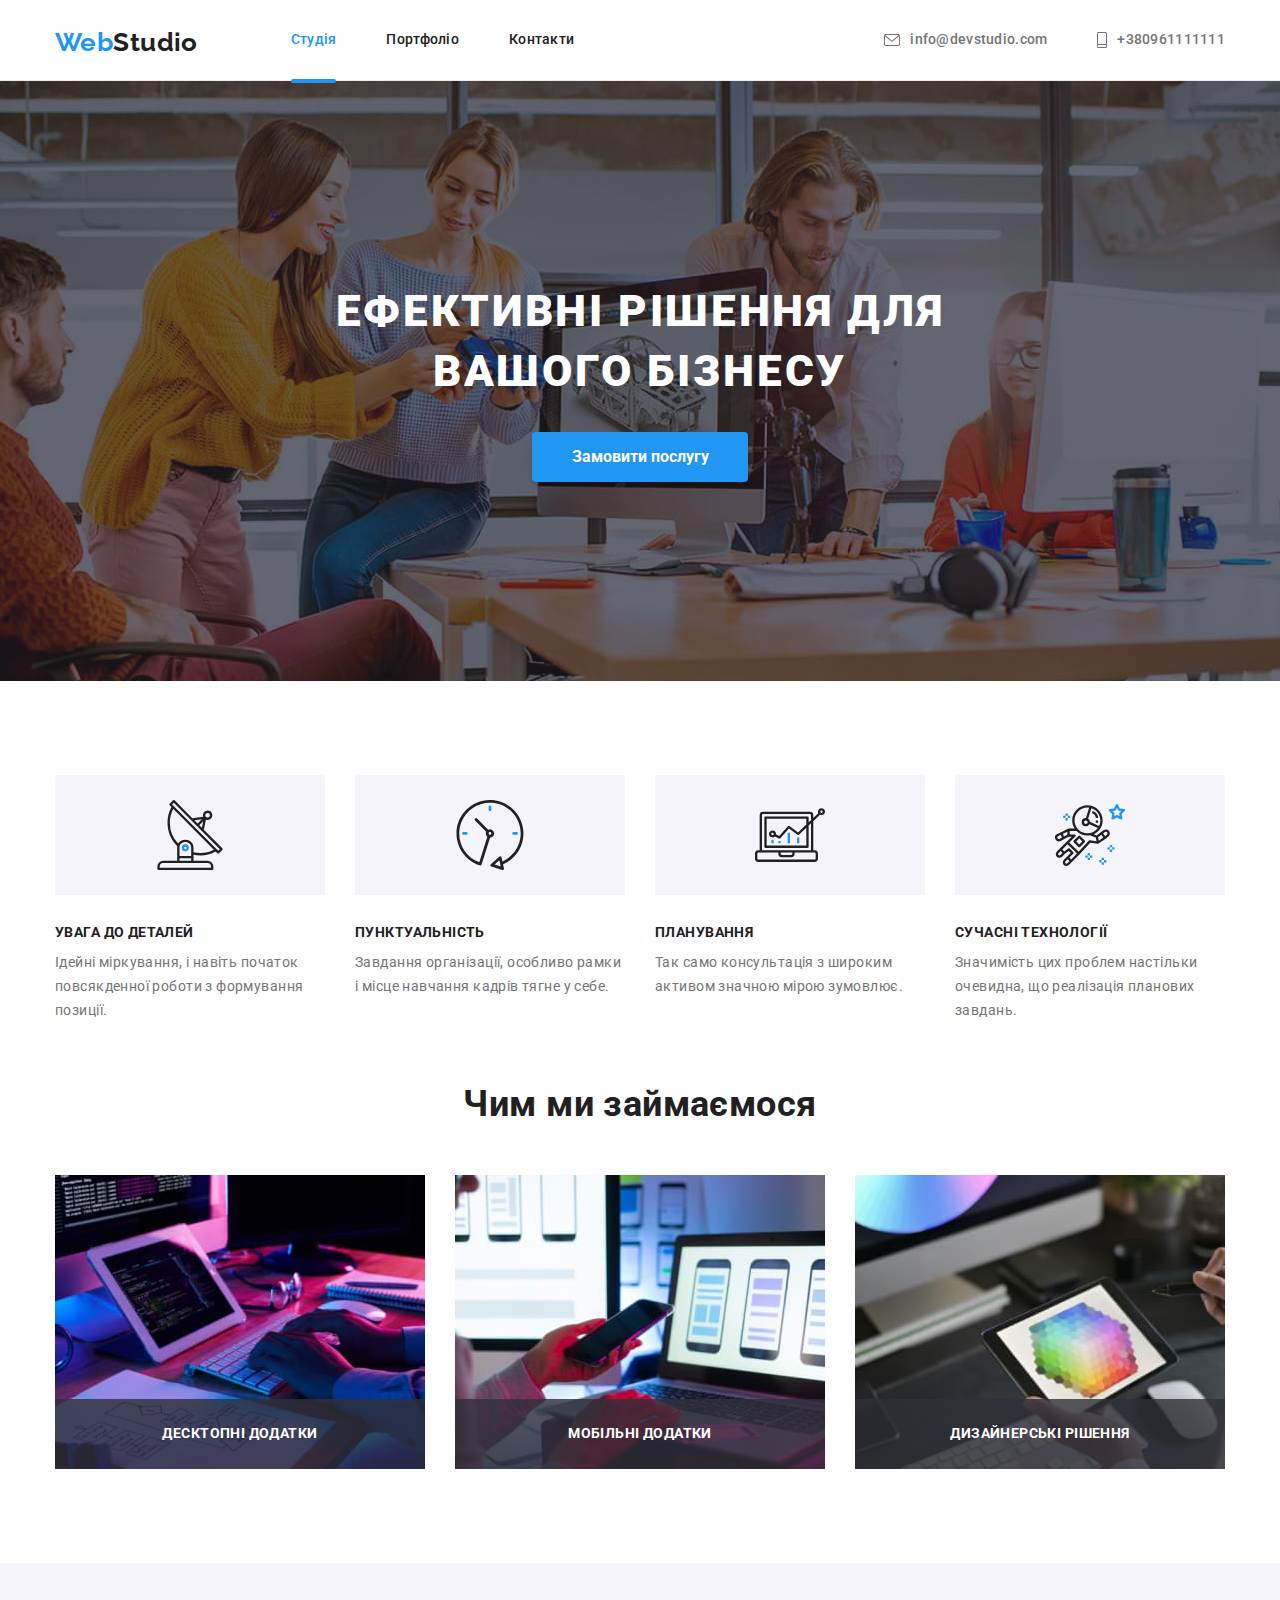
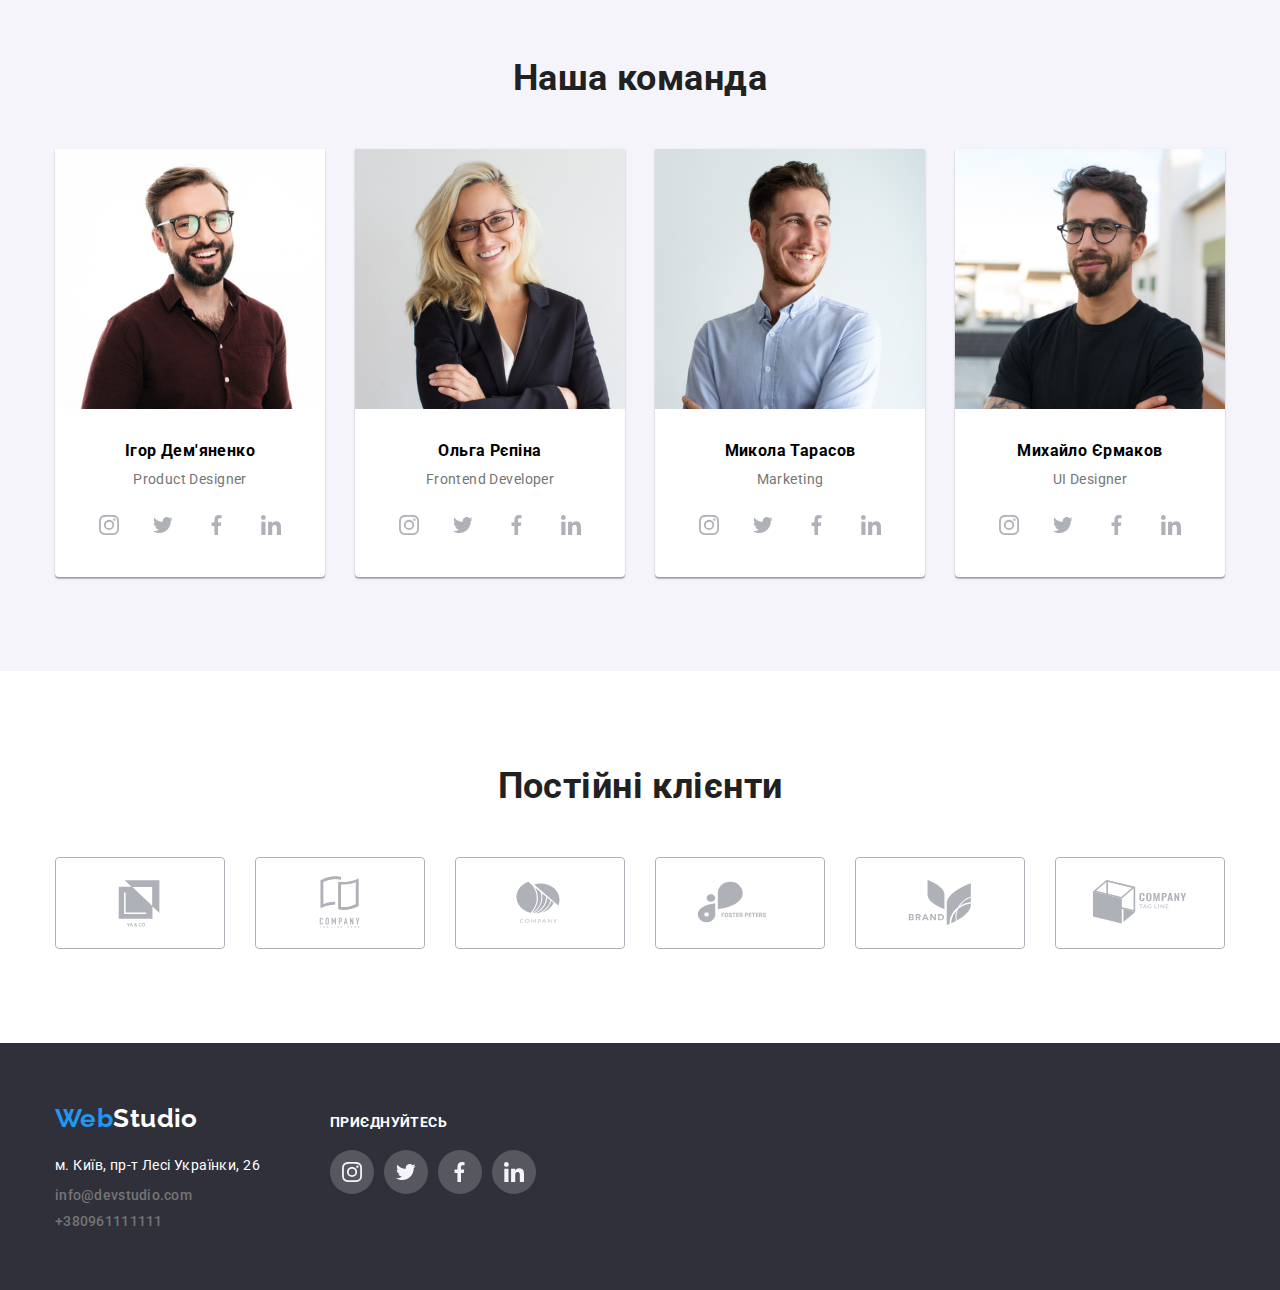
<file: index.html>
<!DOCTYPE html>
<html lang="uk">
<head>
    <meta charset="UTF-8">
    <meta http-equiv="X-UA-Compatible" content="IE=edge">
    <meta name="viewport" content="width=device-width, initial-scale=1.0">
    <title>Webstudio</title>
    <link rel="preconnect" href="https://fonts.googleapis.com"/>
    <link rel="preconnect" href="https://fonts.gstatic.com" crossorigin/>
    <link href="https://fonts.googleapis.com/css2?family=Raleway:wght@700&family=Roboto:ital,wght@0,400;0,500;0,700;1,900&display=swap" rel="stylesheet"/>
    <link rel="stylesheet" href="https://cdnjs.cloudflare.com/ajax/libs/modern-normalize/1.1.0/modern-normalize.min.css"> 
    <link rel="stylesheet" href="css/styles.css"/>
</head>
<body>
    <header class="page-header">
        <div class="container">
        <nav class="main-nav">
            <a class="logo-link" href="./index.html" lang="en">Web<span class="logo-header">Studio</span></a>
            <ul class="site-nav list">
                <li class="item"><a href="./index.html" class="link current">Студія</a></li>
                <li class="item"><a href="./portfolio.html" class="link">Портфоліо</a></li>
                <li class="item"><a href="#" class="link">Контакти</a></li>
            </ul>
        </nav>      
            <ul class="contact-nav list">
                <li class="item">
                <a class="contacts-page link" href="mailto:info@devstudio.com" class="link">
                    <svg aria-label="конверт" class="button-icon" width="16" height="12">
                    <use href="./images/icons.svg#icon-envelope"></use>  
                </svg>info@devstudio.com</a></li>
                <li class="item">
                <a class="contacts-page link" href="tel:+380961111111" class="link">
                    <svg aria-label="телефон" class="smartphone" width="10" height="16"> 
                    <use href="./images/icons.svg#icon-phone"></use> 
                </svg>+380961111111</a></li>
            </ul>
        </div>
    </header>   
    <main>
        <section class="hero">
            <div class="container">
             <h1 class="hero-title">Ефективні рішення для <br> вашого бізнесу</h1>
             <button data-modal-open type="button" class="button-primary" >Замовити послугу</button>
            </div>
        </section>
        <section class="special">
            <div class="container">
            <h2 class="visually-hidden">Наші особливості</h2>
            <ul class="features-list list">
              <li class="item icon-deliver">
                <div class="superio">
                    <svg aria-label="антена" class="icon" width = "70" height = "70">
                <use href="./images/icons.svg#icon-antenna"></use>
                    </svg>
                </div>
                <div class="mario">
                    <h3 class="title">Увага до деталей</h3>
                    <p class="text">Ідейні міркування, i навіть початок повсякденної роботи з формування позиції.
                    </p>
                </div>
              </li>
              <li class="item icon-top">
                <div class="superio">
                    <svg aria-label="годинник" class="icon" width = "70" height = "70">
                <use href="./images/icons.svg#icon-clock"></use>
                    </svg>
                </div>
                <div class="mario">
                <h3 class="title">Пунктуальність</h3>
                <p class="text">Завдання організації, особливо рамки i місце навчання кадрів тягне у себе.
                </p>
                </div>
              </li>
              <li class="item icon-sop">
                <div class="superio">
                    <svg aria-label="діаграма" class="icon" width = "70" height = "70">
                <use href="./images/icons.svg#icon-diagram"></use>
                    </svg>
                </div>
                <div class="mario">
                <h3 class="title">Планування</h3>
                <p class="text">Так само консультація з широким активом значною мірою зумовлює.
                </p>
                </div>
              </li>
              <li class="item icon-pop">
                <div class="superio">
                    <svg aria-label="астронавт" class="icon" width = "70" height = "70">
                <use href="./images/icons.svg#icon-astronaut"></use>
                    </svg>
                </div>
                <div class="mario">
                <h3 class="title">Сучасні технології</h3>
                <p class="text">Значимість цих проблем настільки очевидна, що реалізація планових завдань.
                </p>
                </div>
              </li>
            </ul>
        </div>
        </section> 
        <section class="rutin">
            <div class="container">
            <h2 class="work-list">Чим ми займаємося</h2>
            <ul class="our-list">
              <li class="item">
                <img class="blocks" src="images/img.jpg" alt="Фото верстки" width="370">
                <div class="product">
                    <p class="distext">Десктопні додатки</p>
                </div>
              </li>
             <li class="item">
              <img class="blocks" src="images/img1.jpg" alt ="Розробка дизайна для телефона" width="370">
              <div class="product">
                <p class="distext">Мобільні додатки</p>
              </div>
             </li>
             <li class="item">
              <img class="blocks" src="images/img2.jpg" alt="Вибір відтінку кольору на планшеті" width="370">
            <div class="product">
                <p class="distext">Дизайнерські рішення</p>
            </div> 
            </li>
            </ul>
            </div>
        </section>
        <section class="fone">
            <div class="container">
            <h2 class="working-list">Наша команда</h2>
            <ul class="team-list">
                <li class="work-platform">
                    <img src="images/img4.jpg" alt="Фото Ігор Дем'яненко " width="270" height="260">
                    <div class="portal">
                    <h3 class="title">Ігор Дем'яненко</h3>
                    <p class="text">Product Designer</p>
                    <ul class="media">
                        <li class="person-card">
                            <a class="sociamod-links" href="#">
                                <svg aria-label="інстаграм" class="social-icon" width = "20" height = "20">
                                <use href="./images/icons.svg#icon-instagram"></use>
                                    </svg></a>
                        </li>
                        <li class="person-card">
                            <a class="sociamod-links" href="#">
                                <svg  aria-label="твіттер" class="social-icon" width = "20" height = "20">
                                <use href="./images/icons.svg#icon-tviter"></use>
                                    </svg></a>
                        </li>
                        <li class="person-card">
                            <a class="sociamod-links" href="#">
                                <svg aria-label="фейсбук" class="social-icon" width = "20" height = "20">
                                <use href="./images/icons.svg#icon-facebook"></use>
                                    </svg></a>
                        </li>
                        <li class="person-card">
                            <a class="sociamod-links" href="#">
                                <svg aria-label="лінкедін" class="social-icon" width = "20" height = "20">
                                <use href="./images/icons.svg#icon-linkedin"></use>
                                    </svg></a>
                        </li>
                    </ul>
                    </div>
                </li>
                <li class="work-platform">
                    <img src="images/img5.jpg" alt="Фото Ольга Рєпіна" width="270" height="260">
                    <div class="portal">
                    <h3 class="title">Ольга Рєпіна</h3>
                    <p class="text">Frontend Developer</p>
                    <ul class="media">
                        <li class="person-card">
                            <a class="sociamod-links" href="#">
                                <svg aria-label="інстаграм" class="social-icon" width = "20" height = "20">
                                <use href="./images/icons.svg#icon-instagram"></use>
                                    </svg></a>
                        </li>
                        <li class="person-card">
                            <a class="sociamod-links" href="#">
                                <svg aria-label="твіттер" class="social-icon" width = "20" height = "20">
                                <use href="./images/icons.svg#icon-tviter"></use>
                                    </svg></a>
                        </li>
                        <li class="person-card">
                            <a class="sociamod-links" href="#">
                                <svg aria-label="фейсбук" class="social-icon" width = "20" height = "20">
                                <use href="./images/icons.svg#icon-facebook"></use>
                                    </svg></a>
                        </li>
                        <li class="person-card">
                            <a class="sociamod-links" href="#">
                                <svg aria-label="лінкедін" class="social-icon" width = "20" height = "20">
                                <use href="./images/icons.svg#icon-linkedin"></use>
                                    </svg></a>
                        </li>
                    </ul>
                </div>
                </li>
                <li class="work-platform">
                    <img src="images/img6.jpg" alt="Фото Микола Тарасов" width="270" height="260">
                    <div class="portal"> 
                    <h3 class="title">Микола Тарасов</h3>
                    <p class="text">Marketing</p>
                    <ul class="media">
                        <li class="person-card">
                            <a class="sociamod-links" href="#">
                                <svg aria-label="інстаграм" class="social-icon" width = "20" height = "20">
                                <use href="./images/icons.svg#icon-instagram"></use>
                                    </svg></a>
                        </li>
                        <li class="person-card">
                            <a class="sociamod-links" href="#">
                                <svg  aria-label="твіттер" class="social-icon" width = "20" height = "20">
                                <use href="./images/icons.svg#icon-tviter"></use>
                                    </svg></a>
                        </li>
                        <li class="person-card">
                            <a class="sociamod-links" href="#">
                                <svg aria-label="фейсбук" class="social-icon" width = "20" height = "20">
                                <use href="./images/icons.svg#icon-facebook"></use>
                                    </svg></a>
                        </li>
                        <li class="person-card">
                            <a class="sociamod-links" href="#">
                                <svg aria-label="лінкедін" class="social-icon" width = "20" height = "20">
                                <use href="./images/icons.svg#icon-linkedin"></use>
                                    </svg></a>
                        </li>
                    </ul>
                    </div>
                </li>
                <li class="work-platform">
                    <img src="images/img7.jpg" alt="Фото Михайло Єрмаков" width="270" height="260">
                    <div class="portal">
                    <h3 class="title">Михайло Єрмаков</h3>
                    <p class="text">UI Designer</p>
                    <ul class="media">
                        <li class="person-card">
                            <a class="sociamod-links" href="#">
                                <svg aria-label="інстаграм" class="social-icon" width = "20" height = "20">
                                <use href="./images/icons.svg#icon-instagram"></use>
                                    </svg></a>
                        </li>
                        <li class="person-card">
                            <a class="sociamod-links" href="#">
                                <svg aria-label="твіттер" class="social-icon" width = "20" height = "20">
                                <use href="./images/icons.svg#icon-tviter"></use>
                                    </svg></a>
                        </li>
                        <li class="person-card">
                            <a class="sociamod-links" href="#">
                                <svg aria-label="фейсбук" class="social-icon" width = "20" height = "20">
                                <use href="./images/icons.svg#icon-facebook"></use>
                                    </svg></a>
                        </li>
                        <li class="person-card">
                            <a class="sociamod-links" href="#">
                                <svg aria-label="лінкедін" class="social-icon" width = "20" height = "20">
                                <use href="./images/icons.svg#icon-linkedin"></use>
                                    </svg></a>
                        </li>
                    </ul>
                    </div>
                </li>
            </ul>
        </div>
        </section>
        <section class="newfolder">
        <div class="container">
            <h2 class="folder-list">Постійні клієнти</h2>
            <ul class="customers-list">
                <li class="fixt">
                    <a class="omga" href="#" class="omg">
                        <svg aria-label="логотип компанії 1" class="company-icon" width = "106" height = "60">
                        <use href="./images/icons.svg#icon-client1"></use>
                            </svg></a>
                </li>
                <li class="fixt">
                    <a class="omga" href="#" class="omg">
                        <svg aria-label="логотип компанії 2" class="company-icon" width = "106" height = "60">
                            <use href="./images/icons.svg#icon-client2"></use>
                                </svg></a>
                </li>
                <li class="fixt">
                    <a class="omga" href="#" class="omg">
                        <svg aria-label="логотип компанії 3" class="company-icon" width = "106" height = "60">
                            <use href="./images/icons.svg#icon-client3"></use>
                                </svg></a>
                </li>
                <li class="fixt">
                    <a class="omga" href="#" class="omg">
                        <svg aria-label="логотип компанії 4" class="company-icon" width = "106" height = "60">
                            <use href="./images/icons.svg#icon-client4"></use>
                                </svg></a>
                </li>
                <li class="fixt">
                    <a class="omga" href="#" class="omg">
                    <svg aria-label="логотип компанії 5" class="company-icon" width = "106" height = "60">
                        <use href="./images/icons.svg#icon-client5"></use>
                            </svg></a>
                </li>
                <li class="fixt">
                    <a class="omga" href="#" class="omg">
                        <svg aria-label="логотип компанії 6" class="company-icon" width = "106" height = "60">
                            <use href="./images/icons.svg#icon-client6"></use>
                                </svg></a>
                </li>
            </ul>
        </div>
        </section>
    </main>
    <footer class="contact-list">
    <div class="container footernew">
        <div class="footer-hub">
        <a href="./index.html" class="logof-link">Web<span class="logo-studio">Studio</span></a>
    <address class="keys">
        <ul class="contact-foot list">
            <li class="item"><a href="https://goo.gl/maps/CPtrU1FHBa2aNyZL9" class="map-link" target="_blank" rel="noopener noreferrer nofollow">м. Київ, пр-т Лесі Українки, 26</a></li>
            <li class="item"><a href="mailto:info@devstudio.com" class="link">info@devstudio.com</a></li>
            <li class="item"><a href="tel:+380961111111" class="link">+380961111111</a></li>
        </ul>
        </div>
    </address>
        <div class="super-footer">
        <p class="social-foot">Приєднуйтесь</p>
        <ul class="social-media-foot">
            <li class="block">
                <a href="#" class="sociamod-link">
                <svg aria-label="інстаграм" class="company-icon-footer" width = "20" height = "20">
                <use href="./images/icons.svg#icon-instagram"></use>
                </svg></a>
            </li>
            <li class="block">
                <a href="#" class="sociamod-link">
                    <svg aria-label="твіттер" class="company-icon-footer" width = "20" height = "20">
                    <use href="./images/icons.svg#icon-tviter"></use>
                    </svg></a>
            </li>
            <li class="block">
                <a href="#" class="sociamod-link">
                    <svg aria-label="фейсбук" class="company-icon-footer" width = "20" height = "20">
                    <use href="./images/icons.svg#icon-facebook"></use>
                    </svg></a>
            </li>
            <li class="block">
                <a href="#" class="sociamod-link">
                    <svg aria-label="лінкедін" class="company-icon-footer" width = "20" height = "20">
                    <use href="./images/icons.svg#icon-linkedin"></use>
                    </svg></a>
            </li>
        </ul>

        </div>
    </footer>
    </div>
    <div class="backdrop is-hidden"data-modal>
        <div class="modal">
    <button type="button" class="modal-button" data-modal-close>
        <svg class="modal-close-icon" width="17px" hight="17px">
            <use href="./images/icons.svg#icon-close"></use>
        </svg>
    </button>
        </div>
    </div>
     <script src="./js/modal.js"></script>
</body>
</html>
</file>
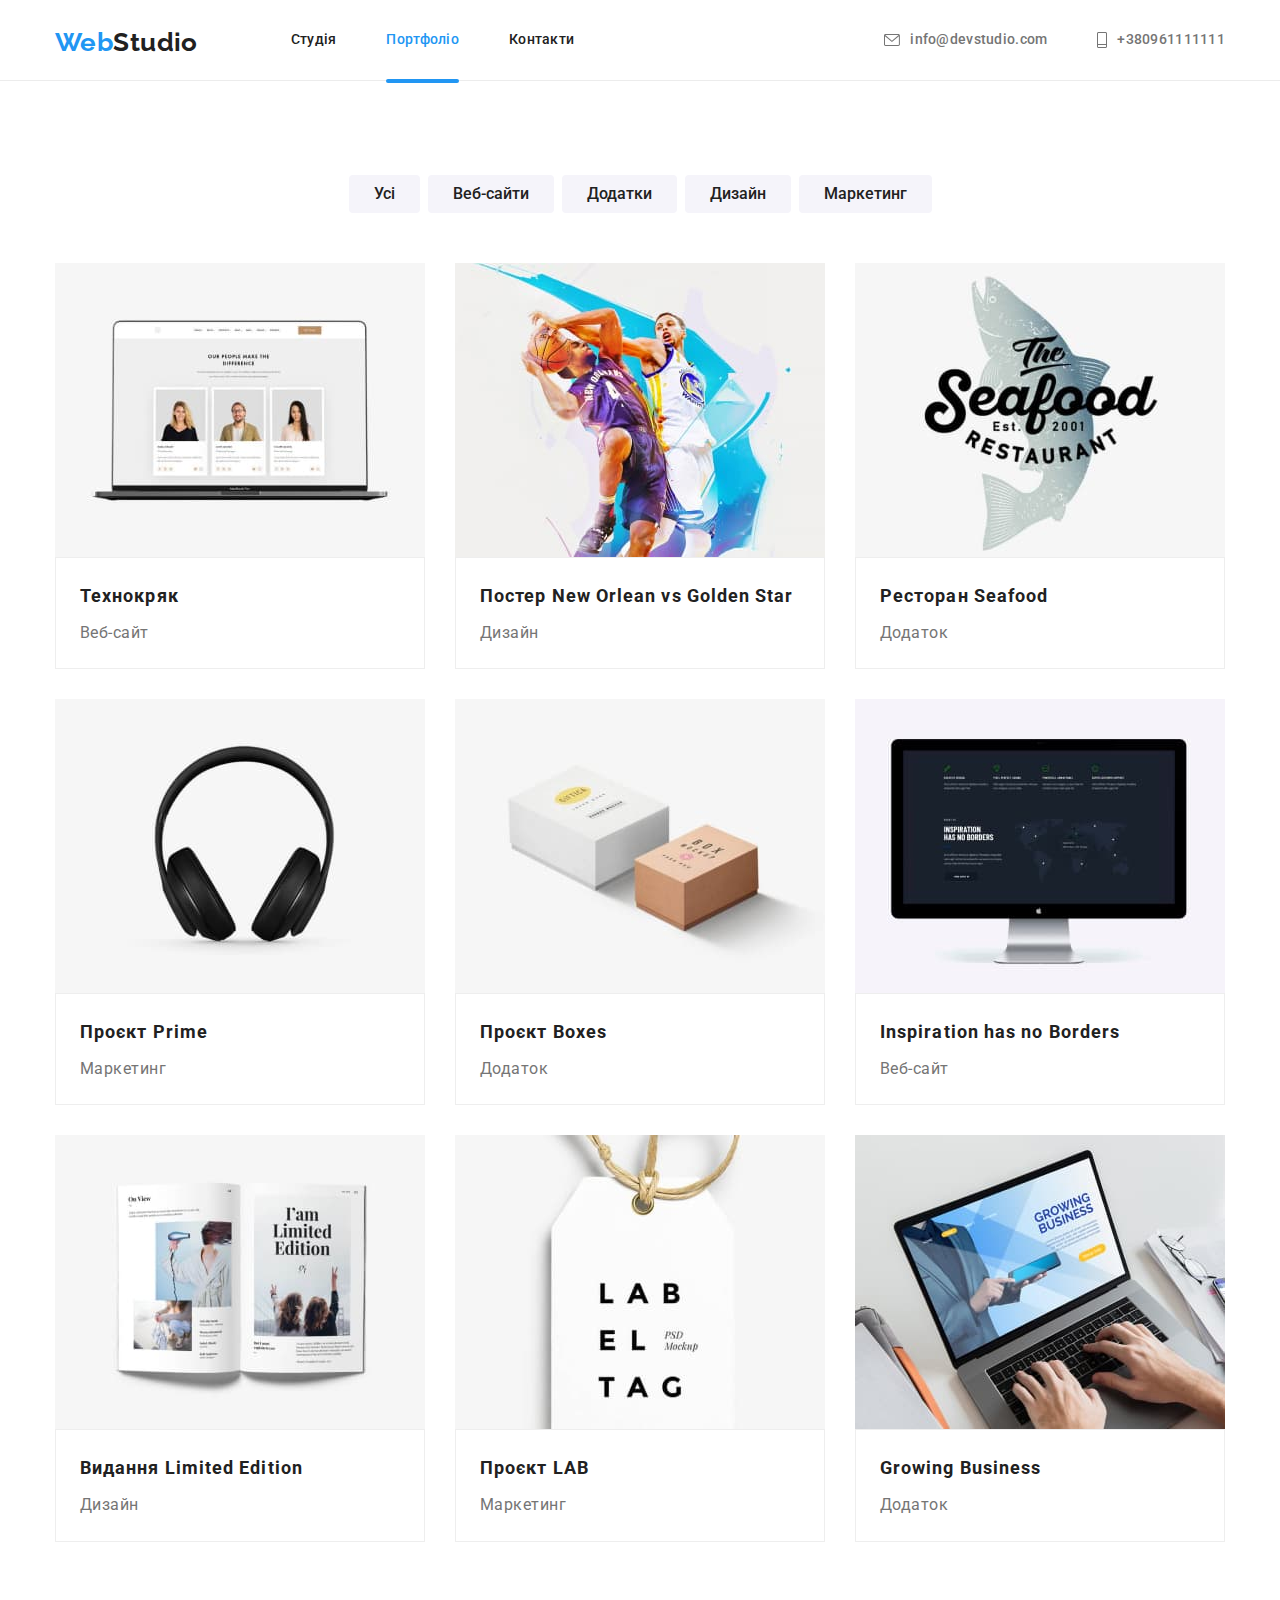
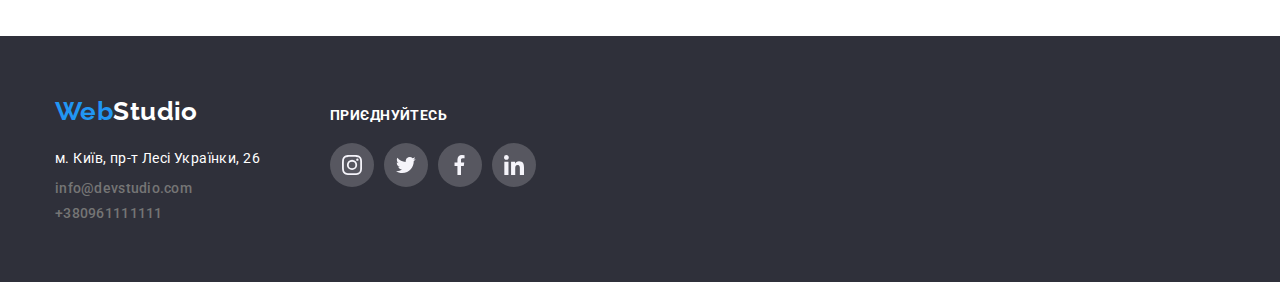
<file: portfolio.html>
<!DOCTYPE html>
<html lang="uk">
<head>
    <meta charset="UTF-8">
    <meta http-equiv="X-UA-Compatible" content="IE=edge">
    <meta name="viewport" content="width=device-width, initial-scale=1.0">
    <title>Portfolio</title>
    <link rel="preconnect" href="https://fonts.googleapis.com"/>
    <link rel="preconnect" href="https://fonts.gstatic.com" crossorigin/>
    <link href="https://fonts.googleapis.com/css2?family=Raleway:wght@700&family=Roboto:ital,wght@0,400;0,500;0,700;1,900&display=swap" rel="stylesheet">
    <link rel="stylesheet" href="https://cdnjs.cloudflare.com/ajax/libs/modern-normalize/1.1.0/modern-normalize.min.css">
    <link rel="stylesheet" href="css/styles.css"/>
</head>
<body>
    <header class="page-header">
        <div class="container">
            <nav class="main-nav">
                <a class="logo-link" href="./index.html" lang="en">Web<span class="logo-header">Studio</span></a>
                <ul class="site-nav list">
                    <li class="item"><a href="./index.html" class="link">Студія</a></li>
                    <li class="item"><a href="./portfolio.html" class="link current">Портфоліо</a></li>
                    <li class="item"><a href="#" class="link">Контакти</a></li>
                </ul>
            </nav>      
            <ul class="contact-nav list">
                <li class="item">
                <a class="contacts-page link" href="mailto:info@devstudio.com" class="link">
                    <svg aria-label="конверт" class="button-icon" width="16" height="12">
                    <use href="./images/icons.svg#icon-envelope"></use>  
                </svg>info@devstudio.com</a></li>
                <li class="item">
                <a class="contacts-page link" href="tel:+380961111111" class="link">
                    <svg aria-label="телефон" class="smartphone" width="10" height="16"> 
                    <use href="./images/icons.svg#icon-phone"></use> 
                </svg>+380961111111</a></li>
            </ul>
        </div>
    </header>
    <main>
        <section class="port">
            <div class="container">
            <h1 class="visually-hidden">Приклади робіт</h1>
            <ul class="site-works list">
                <li class="item">
                    <button type="button" class="links">Усі</button>
                </li>
                <li class="item">
                    <button type="button" class="links">Веб-сайти</button>
                </li>
                <li class="item">
                    <button type="button" class="links">Додатки</button>
                </li>
                <li class="item">
                    <button type="button" class="links">Дизайн</button>
                </li>
                <li class="item">
                    <button type="button" class="links">Маркетинг</button>
                </li>
                
            </ul>
            <ul class="project-list">
                <li class="item">
                    <a class="hor" href="">
                        <div class="overlay-con"> 
                    <img class="card-image" src="images/imgportfolio.jpg" alt="Фото приклад Веб-сайту Технокряк" width="370" style="display:block"/>
                <p class="overlaytext">
                    Ресурс пропонує комплексні пропозиції з різним рівнем
                    функціоналу та сервісів. Все це дозволить відвідувачу
                    отримати вичерпні відомості про компанію чи приватну особу.
                </p>        
                </div>
                    <div class="card-content">
                        <h2 class="works-title">Технокряк</h2>
                        <p class="works-text">Веб-сайт</p>
                    </div>
                </a>
                </li>
                <li class="item">
                    <a class="hor" href="">
                        <div class="overlay-con"> 
                    <img class="card-image" src="images/img1portfolio.jpg" alt="Фото приклад дизайну Постер New Orlean vs Golden Star" width="370" style="display:block"/>
                    <p class="overlaytext">
                        Ресурс пропонує комплексні пропозиції з різним рівнем
                        функціоналу та сервісів. Все це дозволить відвідувачу
                        отримати вичерпні відомості про компанію чи приватну особу.
                    </p>        
                    </div>
                    <div class="card-content">
                        <h2 class="works-title">Постер New Orlean vs Golden Star</h2>
                        <p class="works-text">Дизайн</p>
                    </div> 
                    </a>    
                </li>
                <li class="item">
                    <a class="hor" href="">
                        <div class="overlay-con"> 
                    <img class="card-image" src="images/img2portfolio.jpg" alt="Фото приклад додатку Ресторан Seafood" width="370" style="display:block"/>
                    <p class="overlaytext">
                        Ресурс пропонує комплексні пропозиції з різним рівнем
                        функціоналу та сервісів. Все це дозволить відвідувачу
                        отримати вичерпні відомості про компанію чи приватну особу.
                    </p>        
                    </div>
                    <div class="card-content">
                        <h2 class="works-title">Ресторан Seafood</h2>
                        <p class="works-text">Додаток</p>
                    </div>
                    </a>
                </a> 
                </li>
                <li class="item">
                    <a class="hor" href="">
                        <div class="overlay-con"> 
                    <img class="card-image" src="images/img3portfolio.jpg" alt="Фото приклад проєкт Prime" width="370" style="display:block"/>
                    <p class="overlaytext">
                        Ресурс пропонує комплексні пропозиції з різним рівнем
                        функціоналу та сервісів. Все це дозволить відвідувачу
                        отримати вичерпні відомості про компанію чи приватну особу.
                    </p>        
                    </div>
                    <div class="card-content">
                        <h2 class="works-title">Проєкт Prime</h2>
                        <p class="works-text">Маркетинг</p>
                    </div>
                    </a>
                </li>
                <li class="item">
                    <a class="hor" href="">
                        <div class="overlay-con"> 
                    <img class="card-image" src="images/img4portfolio.jpg" alt="Фото приклад додатку Проєкт Boxes" width="370" style="display:block"/>
                    <p class="overlaytext">
                        Ресурс пропонує комплексні пропозиції з різним рівнем
                        функціоналу та сервісів. Все це дозволить відвідувачу
                        отримати вичерпні відомості про компанію чи приватну особу.
                    </p>        
                    </div>
                    <div class="card-content">
                        <h2 class="works-title">Проєкт Boxes</h2>
                        <p class="works-text">Додаток</p>
                    </div> 
                    </a>
                </li>
                <li class="item">
                    <a class="hor" href="">
                        <div class="overlay-con"> 
                    <img class="card-image" src="images/img5portfolio.jpg" alt="Фото приклад Веб-сайт Inspiration has no Borders" width="370" style="display:block"/>
                    <p class="overlaytext">
                        Ресурс пропонує комплексні пропозиції з різним рівнем
                        функціоналу та сервісів. Все це дозволить відвідувачу
                        отримати вичерпні відомості про компанію чи приватну особу.
                    </p>        
                    </div>
                    <div class="card-content">
                    <h2 class="works-title">Inspiration has no Borders</h2>
                    <p class="works-text">Веб-сайт</p>
                    </div>
                    </a>
                </li>
                <li class="item">
                    <a class="hor" href="">
                        <div class="overlay-con"> 
                    <img class="card-image" src="images/img6portfolio.jpg" alt="Фото приклад дизайну Видання Limited Edition" width="370" style="display:block"/>
                    <p class="overlaytext">
                        Ресурс пропонує комплексні пропозиції з різним рівнем
                        функціоналу та сервісів. Все це дозволить відвідувачу
                        отримати вичерпні відомості про компанію чи приватну особу.
                    </p>        
                    </div><div class="card-content">
                    <h2 class="works-title">Видання Limited Edition</h2>
                    <p class="works-text">Дизайн</p>
                    </div>
                    </a>
                </li>
                <li class="item">
                    <a class="hor" href="">
                        <div class="overlay-con"> 
                    <img class="card-image" src="images/img7portfolio.jpg" alt="Фото приклад маркетингу Проєкт LAB" width="370" style="display:block"/>
                    <p class="overlaytext">
                        Ресурс пропонує комплексні пропозиції з різним рівнем
                        функціоналу та сервісів. Все це дозволить відвідувачу
                        отримати вичерпні відомості про компанію чи приватну особу.
                    </p>        
                    </div>
                    <div class="card-content">
                    <h2 class="works-title">Проєкт LAB</h2>
                    <p class="works-text">Маркетинг</p>
                    </div>
                    </a>
                </li>
                <li class="item">
                    <a class="hor" href="">
                        <div class="overlay-con"> 
                    <img class="card-image" src="images/img8portfolio.jpg" alt="Фото приклад додатку Growing Business" width="370" style="display:block"/>
                    <p class="overlaytext">
                        Ресурс пропонує комплексні пропозиції з різним рівнем
                        функціоналу та сервісів. Все це дозволить відвідувачу
                        отримати вичерпні відомості про компанію чи приватну особу.
                    </p>        
                    </div>
                    <div class="card-content">
                    <h2 class="works-title">Growing Business</h2>
                    <p class="works-text">Додаток</p>
                    </div>
                    </a>
                </li>
            </ul>
        </div>
        </section>
    </main>
    <footer class="contact-list">
    <div class="container footernew">
        <div class="footer-hub">
        <a href="./index.html" class="logof-link">Web<span class="logo-studio">Studio</span></a>
        <address class="keys">
            <ul class="contact-foot list">
                <li class="item"><a href="https://goo.gl/maps/CPtrU1FHBa2aNyZL9" class="map-link" target="_blank" rel="noopener noreferrer nofollow">м. Київ, пр-т Лесі Українки, 26</a></li>
                <li class="item"><a href="mailto:info@devstudio.com" class="link">info@devstudio.com</a></li>
                <li class="item"><a href="tel:+380961111111" class="link">+380961111111</a></li>
            </ul>
        </div>
        </address>
        <div class="super-footer">
            <p class="social-foot">Приєднуйтесь</p>
            <ul class="social-media-foot">
                <li class="block">
                    <a href="#" class="sociamod-link">
                    <svg aria-label="інстаграм" class="company-icon-footer" width = "20" height = "20">
                    <use href="./images/icons.svg#icon-instagram"></use>
                    </svg></a>
                </li>
                <li class="block">
                    <a href="#" class="sociamod-link">
                        <svg aria-label="твіттер" class="company-icon-footer" width = "20" height = "20">
                        <use href="./images/icons.svg#icon-tviter"></use>
                        </svg></a>
                </li>
                <li class="block">
                    <a href="#" class="sociamod-link">
                        <svg aria-label="фейсбук" class="company-icon-footer" width = "20" height = "20">
                        <use href="./images/icons.svg#icon-facebook"></use>
                        </svg></a>
                </li>
                <li class="block">
                    <a href="#" class="sociamod-link">
                        <svg aria-label="лінкедін" class="company-icon-footer" width = "20" height = "20">
                        <use href="./images/icons.svg#icon-linkedin"></use>
                        </svg></a>
                </li>
            </ul>
            </div>
    </footer>
    </div>
</body>
</html>
</file>
<file: css/styles.css>
:root {
    --primary-text-color:#757575;
    --title-text-color:#212121;
    --accent-color:#2196F3;
    --primary-white-color:#ffffff;
    --secondary-black-color: #2F303A;
    --super-blue-color :#188CE8;
    --fon-button-color : #F5F4FA;
    --fon-icon-color : rgba(245, 244, 250, 1);
    --icon-fons-color : rgba(175, 177, 184, 1);
    --link-icon-color : rgba(255, 255, 255, 0.1);
    --client-icon-color : rgba(33, 150, 243, 1);
    --text-people-color:rgba(117, 117, 117, 1);
    --drop-top-color :rgba(255, 255, 255, 1);
    --new-hm5-color: rgba(47, 48, 58, 0.8);
    --over-back-color:rgba(33, 150, 243, 0.9);
    --transition: 250ms cubic-bezier(0.4, 0, 0.2, 1);
    --backdrop-bc: rgba(0, 0, 0, 0.2);


    --main-font: 'Roboto',sans-serif;
    --secondary-font : 'Raleway',sans-serif;
}

/*body*/

body {
    font-size: 14px;
    background-color:var(--primary-white-color);
    color: var(--primary-text);
    font-family: 'Roboto',sans-serif;
    letter-spacing: 0.03em;
}
.backdrop {
    position: fixed;
    top: 0;
    left: 0;
    width: 100%;
    height: 100%;
    background-color: var(--backdrop-bc) ;
    z-index: 100;
    opacity: 1;
}
.backdrop.is-hidden {
    opacity: 0;
    visibility: hidden;
    pointer-events: none;
}
.backdrop.is-hidden .modal {
    transform: translate(-50%, -50%) scale(1.1);
}

.modal {
    position: absolute;
    top: 50%;
    left: 50%;
    transform: translate(-50%,-50%);

    width: 528px;
    height: 581px;
 
    background-color:var(--primary-white-color);
    box-shadow: 0px 1px 3px rgba(0, 0, 0, 0.12), 0px 1px 1px rgba(0, 0, 0, 0.14), 0px 2px 1px rgba(0, 0, 0, 0.2);
    border-radius: 4px;
    transition: transform var(--transition);
}
.modal-button {
    position: absolute;
    top: 8px;
    right: 8px;
    background-color: transparent;
    border: 1px solid rgba(0, 0, 0, 0.1);
    width: 30px;
    height: 30px;
    border-radius: 50%;
    padding: 0;
    display: flex;
    align-items: center;
    justify-content: center;
    cursor: pointer;
}

.link.current::after {
    position: absolute;
    content:"";
    left: 0;
    bottom: -3px;
    width: 100%;
    height: 4px;
    display: block;
    background-color: var(--accent-color);
    border-radius: 2px;
}
.link {
    position: relative;
    color: var(--article-color);
    font-weight: 500;
    line-height: 1.14;
    letter-spacing: 0.02em;
  
    display: inline-block;
}
.site-nav .link.current {
    color: var(--accent-color);
  }
.site-nav .item {
    position: relative;
  }
/*Утиліт*/
.contacts-page {
    display: flex ;
    align-items: center;
}
.button-icon {
    margin-right: 10px;
    align-items: center;
    fill: currentColor;
}
.button-icon:hover,
.smartphone {
    fill: var(--accent-color);
}
.smartphone {
    align-items: center;
    margin-right: 10px;
    fill: currentColor;
}
.customers-list .fixt {
    display: flex;
    align-items: center;
    cursor: pointer;
    border-radius: 4px;
    justify-content: center;
    width: 170px;
    height: 92px;
    margin-right: 30px;
}
.customers-list .omga{
    fill: var(--icon-fons-color);
}
.omga:hover,
.omga:focus {
    border: 1px solid var(--accent-color);
    fill: var(--accent-color);
}
.sociamod-link:hover,
.sociamod-link:focus {
    background-color: var(--accent-color);
    fill:var(--primary-white-color);
}
.sociamod-links:hover,
.sociamod-links:focus {
    background-color: var(--accent-color);
    fill: var(--primary-white-color);
}

.omga { 
    text-decoration: none;
    width: 100%;
    height: 100%;
    display: flex;
    align-items: center;
    justify-content: center;

    border: 1px solid var(--icon-fons-color);
    border-radius: 4px;
    fill: var(--accent-color);
}

.features-list .superio {
    display: flex;
    align-items: center;
    justify-content: center;
    border-radius: 4px;
    background-position: center;
    height: 120px;
}

.person-card {
    background-color: var(--primary-white-color);
}


.list {
    list-style: none;
    padding: 0;
    margin: 0;
}
.container {
    width: 1200px;
    margin-left: auto;
    margin-right: auto;
    padding-left: 15px;
    padding-right: 15px;
}
.page-header {
    border-bottom: 1px solid rgba(236, 236, 236, 1) ;
 
}
.page-header>.container{
       display: flex;
} 
/*Main-nav*/

.main-nav {
    display: flex;
    width: 1200;
    align-items: center;
    border: rgba(236, 236, 236, 1);
}
 /*WebStudio*/

.logo-link {
    color:var(--accent-color);
    font-family: var(--secondary-font);

    font-weight: 700;
    font-size: 26px;
    line-height: 1.19;
    text-decoration: none;
    padding-top: 25px;
}
.logo-header {
    color:var(--title-text-color) ;
}
/*Site nav*/
.site-nav .link,
.site-nav .list {
    color: var(--title-text-color);

    font-weight: 500;
    font-size: 14px;
    line-height: 1.14;
    letter-spacing: 0.02em;
    text-decoration: none;
}
.site-nav .link:hover, 
.site-nav .link:focus {
    color:var(--accent-color);
}
.site-nav .link.current {
    color: var(--accent-color);
}
.site-nav  {
    display: flex;
    margin-left: 93px;
}
.site-nav .item {
    margin-right: 0px;
}
.site-nav .item:not(:last-child) {
    margin-right: 50px;
}
.site-nav .link {
    display: block;
    padding-top:  32px;
    padding-bottom: 32px;
}

/*Contact nav*/

.contact-nav .link {
    color: var(--primary-text-color);

    font-weight: 500;
    font-size: 14px;
    line-height: 1.14;
    letter-spacing: 0.02em;
    text-decoration: none;

    display: flex;
    padding-top:  32px;
    padding-bottom: 32px;
    align-items: center;
}
.contact-nav .link:hover, 
.contact-nav .link:focus {
    color: var(--accent-color);
}
.site-nav .list {
    color: var(--primary-text-color);
    font-weight: 500;
    font-size: 14px;
    line-height: 1.14;
    letter-spacing: 0.02em;
    text-decoration: none;
}
.contact-nav {
    display: flex;
    margin-left: auto;
}
.contact-nav .item {
    margin-right: 0px;
}
.contact-nav .item:not(:last-child) {
    margin-right: 50px;
}

/*Hero*/

.hero {
    max-width: 1600px;
    height: 600px;
    background-image: linear-gradient(to right,rgba(47, 48, 58, 0.4),rgba(47, 48, 58, 0.4)), url(../images/img-fone.jpg);
    background-repeat: no-repeat;
    background-position: center;
    text-align: center;
    margin-top: 0;
    margin: 0px auto;
    padding-bottom: 200px;
    padding-top: 200px;
}
h1,h2,h3 { margin: 0px;
}

.hero-title {
    margin-bottom: 30px;

    color:var(--primary-white-color) ;
    
    font-weight: 900;
    font-size: 44px;
    line-height: 1.37;
    letter-spacing: 0.06em;
    text-transform: uppercase;
}

/*features*/
.mario {
    margin-top: 30px;
}

.features-list .title {
    color: var(--title-text-color);

    font-weight: 700;
    font-size: 14px;
    line-height: 1.14;
    text-transform: uppercase;
    
    margin-top: 0;
    margin-bottom: 10px;
}
.features-list .text {
    color: var(--primary-text-color);
    
    font-weight: 400;
    font-size: 14px;
    line-height: 1.7;

    margin-top: 0px;
    margin-bottom: 0px;
}
.features-list {
    display: flex;
}
.features-list .title {
    margin-bottom: 10px;
}
.features-list .item {
    content: "";
    display: block;
    height: 120px;
    background-size: contain;
    background-repeat: no-repeat;
    background-position: center;
    background-color: var(--fon-icon-color);
}
.features-list .item {
    width: 270px;
    margin-left: 0px;
}
.features-list .item:not(:first-child) {
    margin-left: 30px;
}

/*Our work*/

.rutin {
    padding-bottom: 94px;
    padding-top: 94px;
}
.work-list {
    color: var(--title-text-color);
    
    font-weight: 700;
    font-size: 36px;
    line-height: 1.17;
    text-align: center;
    
    margin-top: 0px;
    margin-bottom: 50px;
}
.work-list .title {
    color: var(--title-text-color);

    font-weight: 500;
    font-size: 16px;
    line-height: 1.19;
    text-align: center;
}
.our-list {
    display: flex;
    text-align: center;
    margin: 0px;
    padding: 0px;
}
.our-list .item {
    position: relative;

    display: block;
    list-style: none;

}
.our-list .item {
    margin-right: 0px;
}
.our-list .item:not(:last-child) {
    margin-right: 30px; 
}
.blocks {
    display: block;
}
.distext {
    color: var(--primary-white-color);
    font-family: var(--main-font);
    font-style: normal;
    font-weight: 700;
    font-size: 14px;
    line-height: 1.14;
    text-align: center;
    text-transform: uppercase;
}
.product {
    position: absolute;
    
    display: flex;
    align-items: center;
    justify-content: center;
    bottom: 0;
    left: 0;
    width: 100%;
    height: 70px;
    background-color:var(--new-hm5-color);
}
/*Team*/

.fone {
    background-color: var(--fon-button-color);
    padding-top: 94px;
    padding-bottom: 94px;
}
.team-list {
    display: flex;
    margin: 0px;
    padding: 0px;
    list-style: none;
}
.working-list {
    color: var(--title-text-color);
    font-weight: 700;
    font-size: 36px;
    line-height: 1.17;
    text-align: center;
    margin-top: 0px;
    margin-bottom: 50px;
}
.work-platform {
    background: var(--primary-white-color) ;
    box-shadow: 0px 1px 3px rgba(0, 0, 0, 0.12), 0px 1px 1px rgba(0, 0, 0, 0.14), 0px 2px 1px rgba(0, 0, 0, 0.2);
    border-radius: 0px 0px 4px 4px;

    width: 270px;
    text-align: center;
}
.work-platform {
    margin-right: 0px;
}
.work-platform:not(:last-child) {
    margin-right: 30px;
}
.work-platform .title {
    margin-top: 0px;
}
.work-platform .text {
    margin-top: 0px;
    color: var(--text-people-color)
}
.work-list .text{
    color: var(--primary-text-color);

    font-weight: 400;
    font-size: 16px;
    line-height: 19px;
    text-align: center;
}
.team-list .title {
    margin-bottom: 10px;
}
.portal {
   padding: 30px;
}
.portal .text {
    margin: 0px;
}
.media {
    display: flex;
    list-style: none;
    border-radius: 50px;
    margin-top: 16px;
    padding: 0px;
    justify-content: center;
    gap: 10px;
}

.media .sociamod-links{
    width: 44px;
    height: 44px;
    border-radius: 50%;
    display: flex;
    justify-content: center;
    align-items: center;
    cursor: pointer;
}

.sociamod-links {
    width: 100%;
    height: 100%;
    display: flex;
    align-items: center;
    justify-content: center;
    background-color: var(--link-icon-color);
    border-radius: 50%;
    fill: var(--icon-fons-color);
  }
/*Newfolder*/
.newfolder {
    background-color: var(--primary-white-color);
    padding-top: 94px;
    padding-bottom: 94px;
}
.folder-list {
    color: var(--title-text-color);
    font-weight: 700;
    font-size: 36px;
    line-height: 1.17;
    text-align: center;
    margin-top: 0px;
    margin-bottom: 50px;
}
.customers-list {
    display: flex;
    margin: 0px;
    padding: 0px;
    list-style: none;
}
.fixt {
    background: var(--primary-white-color) ;
    border-radius: 0px 0px 4px 4px;

    width: 170px;
    height: 92px;
    text-align: center;
}
.fixt {
    margin-right: 0px;
}
.fixt:not(:last-child) {
    margin-right: 30px;
}
.customers-list .fixt {
    margin-right: 0px;
}
.customers-list .fixt:not(:last-child) {
margin-right: 30px;
}

/*Button*/

.button {
    font-family: inherit;
}
.site-works .links {
    border-radius: 4px;
}
.site-works .links {
    border-radius: 4px ;
}

.button .links:hover, 
.button .links:focus {
    background-color : var(--super-blue-color);
    color: var(--primary-white-color);
    cursor:pointer;
    box-shadow: 0px 3px 1px rgba(0, 0, 0, 0.1), 0px 1px 2px rgba(0, 0, 0, 0.08),
    0px 2px 2px rgba(0, 0, 0, 0.12);
}

.site-works .links {
    background-color: var(--fon-button-color);
    color: var(--title-text-color);
    font-weight: 500;
    font-size: 16px;
    line-height: 1.6;
    text-align: center;
    border:none;
}
.links {
    padding : 6px 25px;
}
.button-primary {
    min-width: 216px;
    display:inline-block;
    padding: 10px 32px;
   
    background-color: var(--accent-color);
    color: var(--primary-white-color);
    box-shadow: 0px 4px 4px rgba(0, 0, 0, 0.15);
    border-radius: 4px;
    border:none;
    font-family: inherit;
    font-size: 16px;
    font-weight: 700;
    line-height: 1.88;
    text-align: center;
}
.button-primary:hover, 
.button-primary:focus {
    background-color : var(--super-blue-color);
    color: var(--primary-white-color);
    cursor:pointer;
}
.link,.links {
    cursor:pointer;
}
.contact-list {
    background-color: var(--secondary-black-color);
}
.contact-foot .link:hover, 
.contact-foot .link:focus {
    color: var(--accent-color);
}
.contact-foot .link {
    color: var(--primary-text-color);

    font-weight: 500;
    font-size: 14px;
    line-height: 1.14;
    letter-spacing: 0.02em;
    text-decoration: none;
}

.logo-link {
    margin: 0px;
    padding-bottom: 20px;
}
.logo-studio {
    color: var(--primary-white-color);
}
.map-link {
    color: var(--primary-white-color);

    font-weight: 400;
    font-size: 14px;
    line-height: 1.7;
    text-decoration: none;
}

/*Portfolio page*/
.overlay-con {
    position: relative;
    overflow: hidden;
}
.overlaytext {
    position: absolute;
    top: 0;
    left: 0;
    width: 100%;
    height: 100%;
    overflow: auto;
    transform: translateY(100%);
    transition: transform var(--transition);

    padding: 63px 24px;
    font-weight: 400;
    font-size: 18px;
    line-height: 1.55;
    background-color:var(--over-back-color) ;
    color: var(--primary-white-color);
    margin: 0;
}


/*portmain*/

.port {
    padding-bottom: 94px;
    padding-top: 94px;

}
.works-title {
    color: var(--title-text-color);

    font-weight: 700;   
    font-size: 18px;
    line-height: 2.0;
    letter-spacing: 0.06em;
    margin-top: 0px;
    text-align: center;
    margin-bottom: 4px;
}
.works-text {
    color: var(--primary-text-color);
    font-weight: 400;
    font-size: 16px;
    line-height: 1.9;
    letter-spacing: 0.03em;
    margin-top: 0px;
    text-align: center;
}
.site-works .link {
    background-color: var(--fon-button-color);
    color: var(--title-text-color);
    font-weight: 500;
    font-size: 16px;
    line-height: 1.6;
    text-align: center;
    border:none;
}
.site-works .link:hover, 
.site-works .link:focus {
    background-color: var(--accent-color);
    color: var(--primary-white-color);
}
.site-works .links:hover, 
.site-works .links:focus {
    background-color: var(--accent-color);
    color: var(--primary-white-color);
    box-shadow: 0px 3px 1px rgba(0, 0, 0, 0.1), 0px 1px 2px rgba(0, 0, 0, 0.08),
    0px 2px 2px rgba(0, 0, 0, 0.12);
}

.hor {
transition: box-shadow var(--transition);
}

.hor:hover .overlaytext,
.hor:focus .overlaytext {
  transform: translateY(0%);
}

.hor:hover,
.hor:focus {
    display: block;
    box-shadow: 0px 1px 1px rgba(0, 0, 0, 0.12), 0px 4px 4px rgba(0, 0, 0, 0.06),
      1px 4px 6px rgba(0, 0, 0, 0.16);
} 

.site-works {
    display: flex;
    justify-content: center; 
    margin-bottom: 50px;
    align-items: center;
}
.site-works .item {
    margin-right: 0px;
}
.site-works .item:not(:last-child) {
    margin-right: 8px;
}
.project-list {
    display: flex;
    flex-wrap: wrap;
    list-style: none;
    margin-left: 0px;
    padding: 0px;
    margin-top: 0px;
    margin-bottom: -30px;
    margin-right: -30px;
}
.project-list .item {
    margin-bottom: 30px;
    margin-right: 30px;
    width: 370px;
    padding: 0px;
}
    .hor {
    text-decoration: none;
}
.card-content {
    padding: 20px 24px;
    border: 1px solid rgba(238, 238, 238, 1)

}
.works-title {
    text-align: left;
}
.works-text {
    text-align: left;
    margin: 0px;
}

/*Special*/

.special {
    margin-top: 0;
    padding-top: 94px;
    padding-bottom: 94px;
  }
.visually-hidden {
    position: absolute;
      white-space: nowrap;
      width: 1px;
      height: 1px;
      overflow: hidden;
      border: 0;
      padding: 0;
      clip: rect(0 0 0 0);
      clip-path: inset(50%);
      margin: -1px;
  }
  .logof-link {
    color:var(--accent-color);
    font-family: var(--secondary-font);

    font-weight: 700;
    font-size: 26px;
    line-height: 1.19;
    text-decoration: none;
  }
  .logof-link {
    margin: 0px;
    padding-bottom: 20px;
  }
  .keys {
    font-style: normal;
    margin-top: 20px;
  }
  .contact-list {
    padding-top: 60px;
    padding-bottom: 60px;
  }
  .contact-foot .item {
    margin-bottom: 0px;
  }
  .contact-foot .item:not(:last-child) {
    margin-bottom: 9px;
  }


  .super-footer {
    margin-left: 70px;
  }
  .social-foot {
    font-weight: 700;
    font-size: 14px;
    text-transform: uppercase;
    font-style: normal;
    color: var(--primary-white-color);
    margin: 0px;
    padding: 0px;
  }
  .social-media-foot {
    display: flex;
    justify-content: center;
    margin-top: 20px;
    border-radius: 50px;
    list-style: none;
    padding: 0px;
    margin: 0px;
    margin-top: 20px;
  }
  .social-media-foot .block {
    width: 44px;
    height: 44px;
    fill: var(--fon-button-color);
    
    display: flex;

    cursor: pointer;
    margin-right: 10px;
    background: rgba(255, 255, 255, 0.1);
    border-radius: 50%;

    justify-content: center;
    align-items: center;
  }
  .footernew {
    display: flex;
    align-items: baseline;
  } 
  .footer-hub {
    display: block;
  }
  .sociamod-link {
    width: 100%;
    height: 100%;
    display: flex;
    align-items: center;
    justify-content: center;
    fill: var(--fon-button-color);
    background-color: var(--link-icon-color);
    border-radius: 50%;
  }
  .social-media-foot .block {
    margin: 0px;
  }
  .social-media-foot .block:not(:last-child) {
    margin-right: 10px;
  }
</file>
